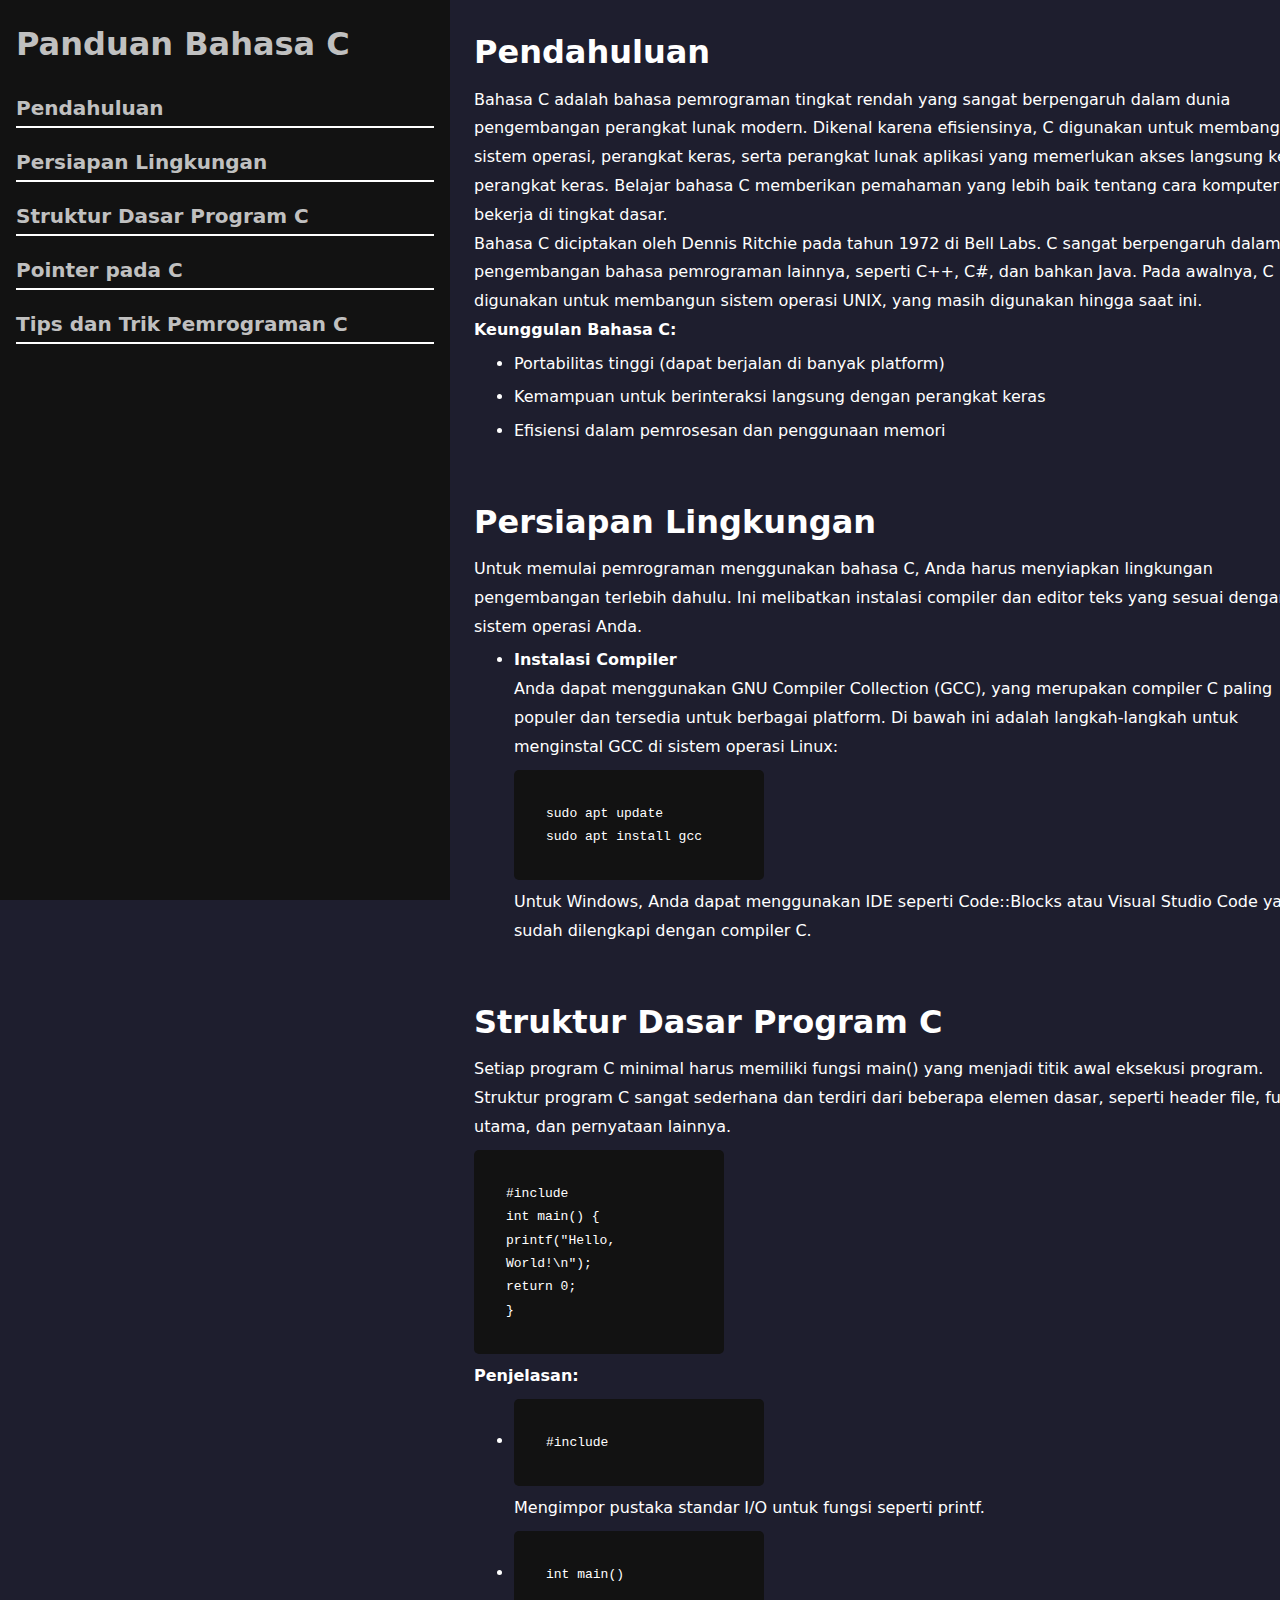
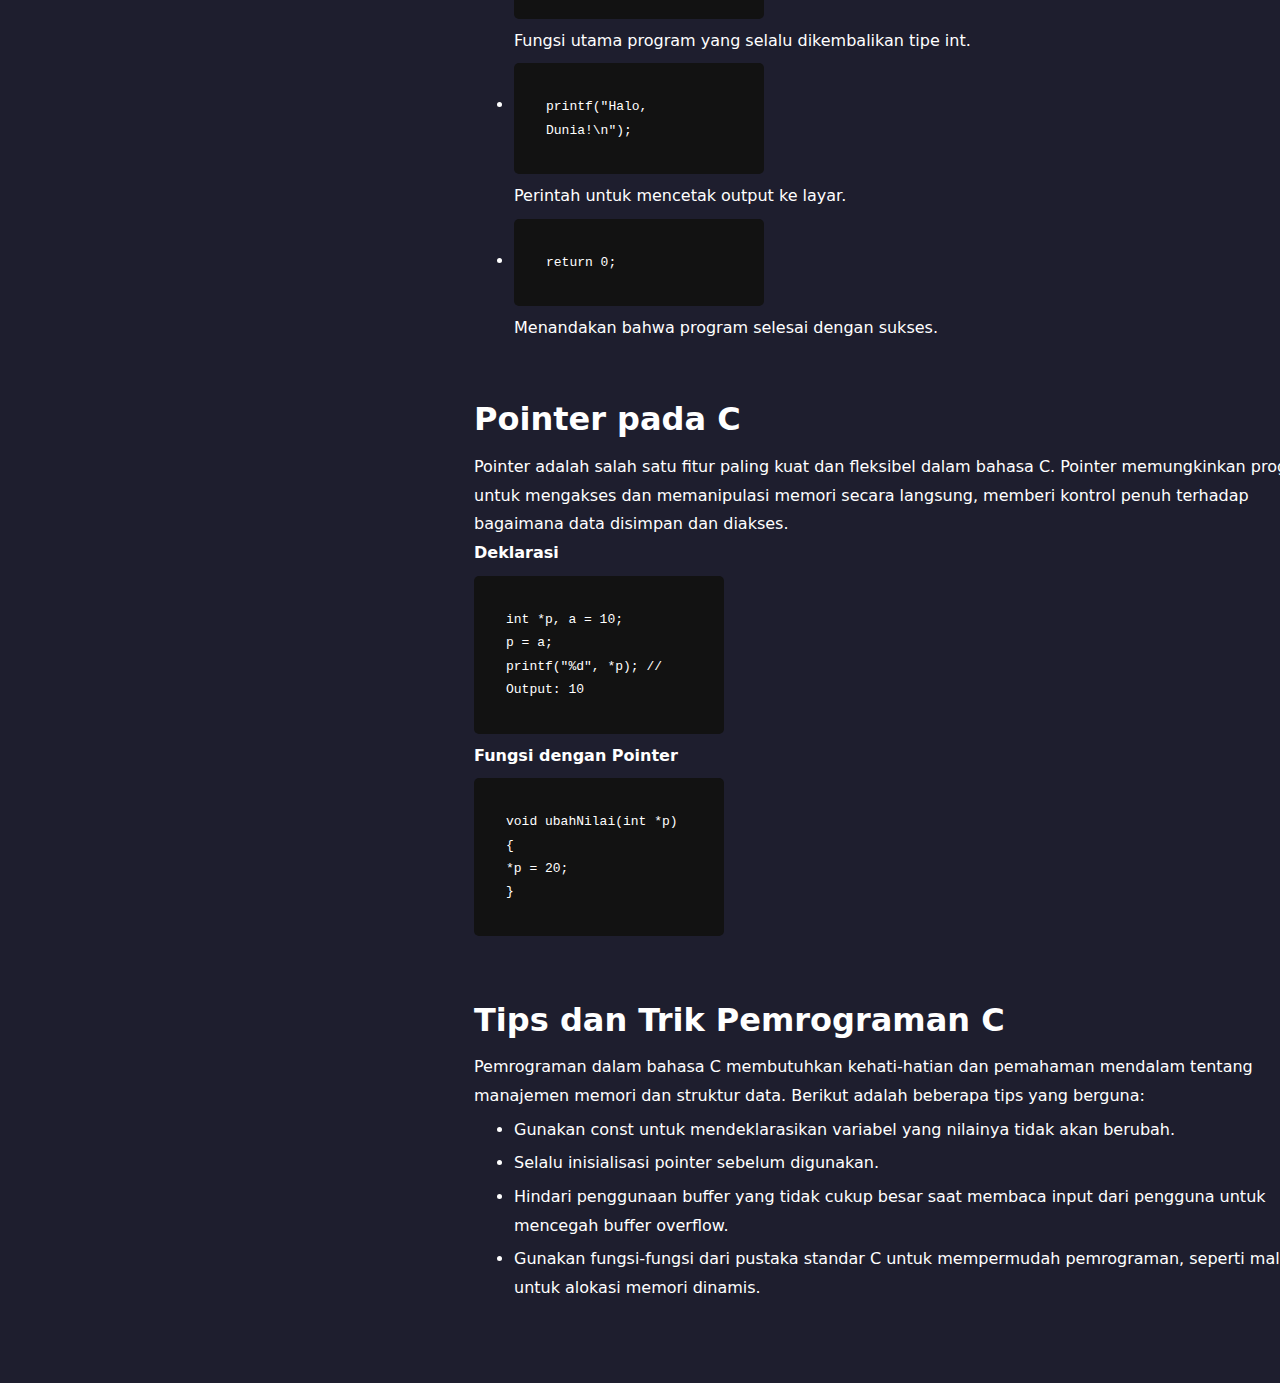
<file: index.html>
<!DOCTYPE html>
<html lang="en">
  <head>
    <meta charset="UTF-8" />
    <meta name="viewport" content="width=device-width, initial-scale=1.0" />
    <title>Panduan Dasar Pemrograman C</title>
    <link rel="stylesheet" href="styles.css" />
  </head>
  <body>
    <main id="main-doc">
      <nav id="navbar">
        <header>Panduan Bahasa C</header>
        <a class="nav-link" href="#pendahuluan">Pendahuluan</a>
        <a class="nav-link" href="#persiapan_lingkungan">Persiapan Lingkungan</a>
        <a class="nav-link" href="#struktur_dasar_program_c">Struktur Dasar Program C</a>
        <a class="nav-link" href="#pointer_pada_c">Pointer pada C</a>
        <a class="nav-link" href="#tips_dan_trik_pemrograman_c">Tips dan Trik Pemrograman C</a>
        
      </nav>
      <div>
        <section class="main-section" id="pendahuluan">
          <header>Pendahuluan</header>
          <article>
            <p>
              Bahasa C adalah bahasa pemrograman tingkat rendah yang sangat
              berpengaruh dalam dunia pengembangan perangkat lunak modern.
              Dikenal karena efisiensinya, C digunakan untuk membangun sistem
              operasi, perangkat keras, serta perangkat lunak aplikasi yang
              memerlukan akses langsung ke perangkat keras. Belajar bahasa C
              memberikan pemahaman yang lebih baik tentang cara komputer bekerja
              di tingkat dasar.
            </p>
            <p>
              Bahasa C diciptakan oleh Dennis Ritchie pada tahun 1972 di Bell
              Labs. C sangat berpengaruh dalam pengembangan bahasa pemrograman
              lainnya, seperti C++, C#, dan bahkan Java. Pada awalnya, C
              digunakan untuk membangun sistem operasi UNIX, yang masih
              digunakan hingga saat ini.
            </p>

            <p class="bold">Keunggulan Bahasa C:</p>
            <ul>
              <li>Portabilitas tinggi (dapat berjalan di banyak platform)</li>
              <li>
                Kemampuan untuk berinteraksi langsung dengan perangkat keras
              </li>
              <li>Efisiensi dalam pemrosesan dan penggunaan memori</li>
            </ul>
          </article>
        </section>

        <section class="main-section" id="persiapan_lingkungan">
          <header>Persiapan Lingkungan</header>
          <article>
            <p>
              Untuk memulai pemrograman menggunakan bahasa C, Anda harus
              menyiapkan lingkungan pengembangan terlebih dahulu. Ini melibatkan
              instalasi compiler dan editor teks yang sesuai dengan sistem
              operasi Anda.
            </p>

            <ul>
              <li class="bold">Instalasi Compiler</li>
              <p>
                Anda dapat menggunakan GNU Compiler Collection (GCC), yang
                merupakan compiler C paling populer dan tersedia untuk berbagai
                platform. Di bawah ini adalah langkah-langkah untuk menginstal
                GCC di sistem operasi Linux:
                <code>
                  sudo apt update<br />
                  sudo apt install gcc
                </code>
                Untuk Windows, Anda dapat menggunakan IDE seperti Code::Blocks
                atau Visual Studio Code yang sudah dilengkapi dengan compiler C.
              </p>
            </ul>
          </article>
        </section>

        <section class="main-section" id="struktur_dasar_program_c">
          <header>Struktur Dasar Program C</header>
          <article>
            <p>
              Setiap program C minimal harus memiliki fungsi main() yang menjadi
              titik awal eksekusi program. Struktur program C sangat sederhana
              dan terdiri dari beberapa elemen dasar, seperti header file,
              fungsi utama, dan pernyataan lainnya.
            </p>

            <code>
              #include <stdio.h><br> int main() {<br />
              printf("Hello, World!\n");<br />
              return 0;<br />
              }
            </code>

            <p class="bold">Penjelasan:</p>
            <ul>
              <li>
                <code>#include <stdio.h></code> Mengimpor pustaka standar I/O
                untuk fungsi seperti printf.
              </li>
              <li>
                <code>int main()</code> Fungsi utama program yang selalu
                dikembalikan tipe int.
              </li>
              <li>
                <code>printf("Halo, Dunia!\n");</code> Perintah untuk mencetak
                output ke layar.
              </li>
              <li>
                <code>return 0;</code> Menandakan bahwa program selesai dengan
                sukses.
              </li>
            </ul>
          </article>
        </section>

        <section class="main-section" id="pointer_pada_c">
          <header>Pointer pada C</header>
          <article>
            <p>
              Pointer adalah salah satu fitur paling kuat dan fleksibel dalam
              bahasa C. Pointer memungkinkan program untuk mengakses dan
              memanipulasi memori secara langsung, memberi kontrol penuh
              terhadap bagaimana data disimpan dan diakses.
            </p>

            <p class="bold">Deklarasi</p>
            <code>
              int *p, a = 10;<br />
              p = a;<br />
              printf("%d", *p); // Output: 10
            </code>

            <p class="bold">Fungsi dengan Pointer</p>
            <code>
              void ubahNilai(int *p) {<br />
              *p = 20;<br />
              }
            </code>
          </article>
        </section>

        <section class="main-section" id="tips_dan_trik_pemrograman_c">
          <header>Tips dan Trik Pemrograman C</header>
          <article>
            <p>
              Pemrograman dalam bahasa C membutuhkan kehati-hatian dan pemahaman
              mendalam tentang manajemen memori dan struktur data. Berikut
              adalah beberapa tips yang berguna:
            </p>
            <ul>
              <li>
                Gunakan <span>const</span> untuk mendeklarasikan variabel yang nilainya tidak
                akan berubah.
              </li>
              <li>Selalu inisialisasi pointer sebelum digunakan.</li>
              <li>
                Hindari penggunaan buffer yang tidak cukup besar saat membaca
                input dari pengguna untuk mencegah buffer overflow.
              </li>
              <li>
                Gunakan fungsi-fungsi dari pustaka standar C untuk mempermudah
                pemrograman, seperti malloc untuk alokasi memori dinamis.
              </li>
            </ul>
          </article>
        </section>
      </div>
    </main>
  </body>
</html>
</file>
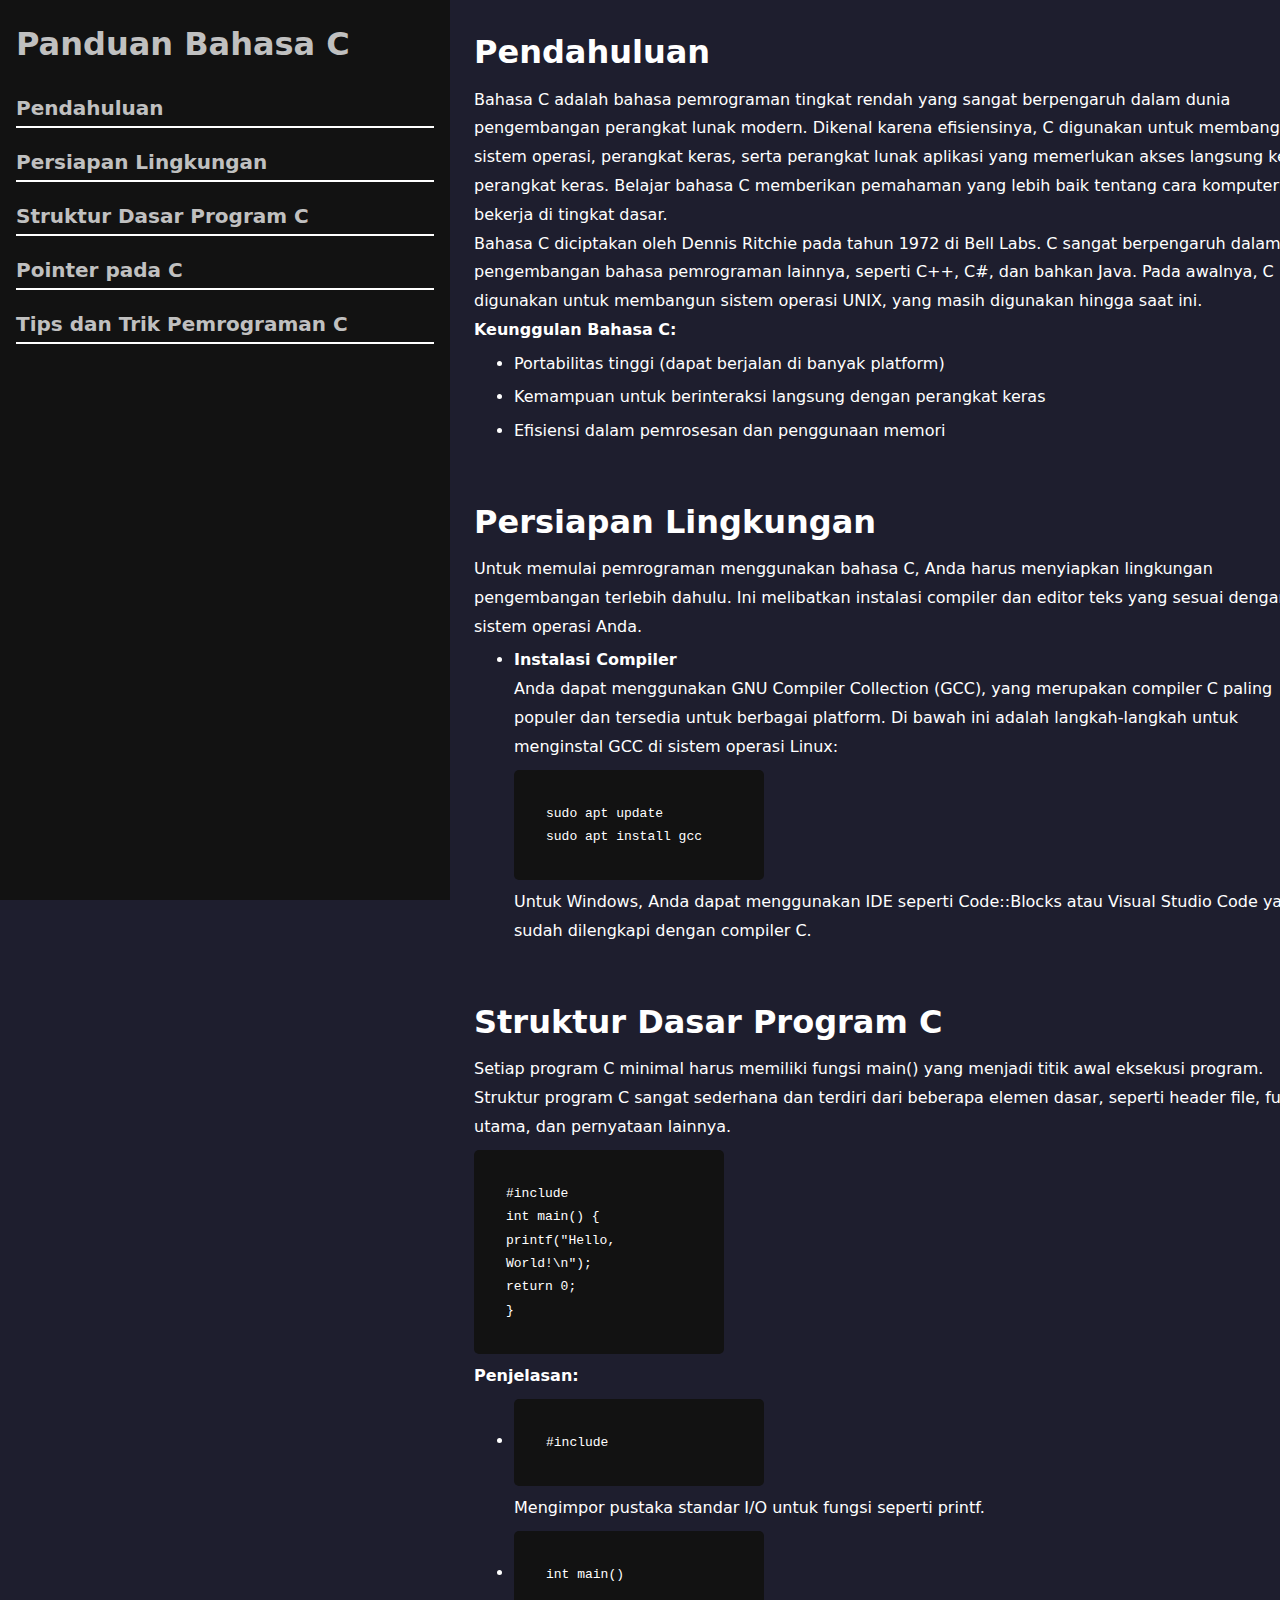
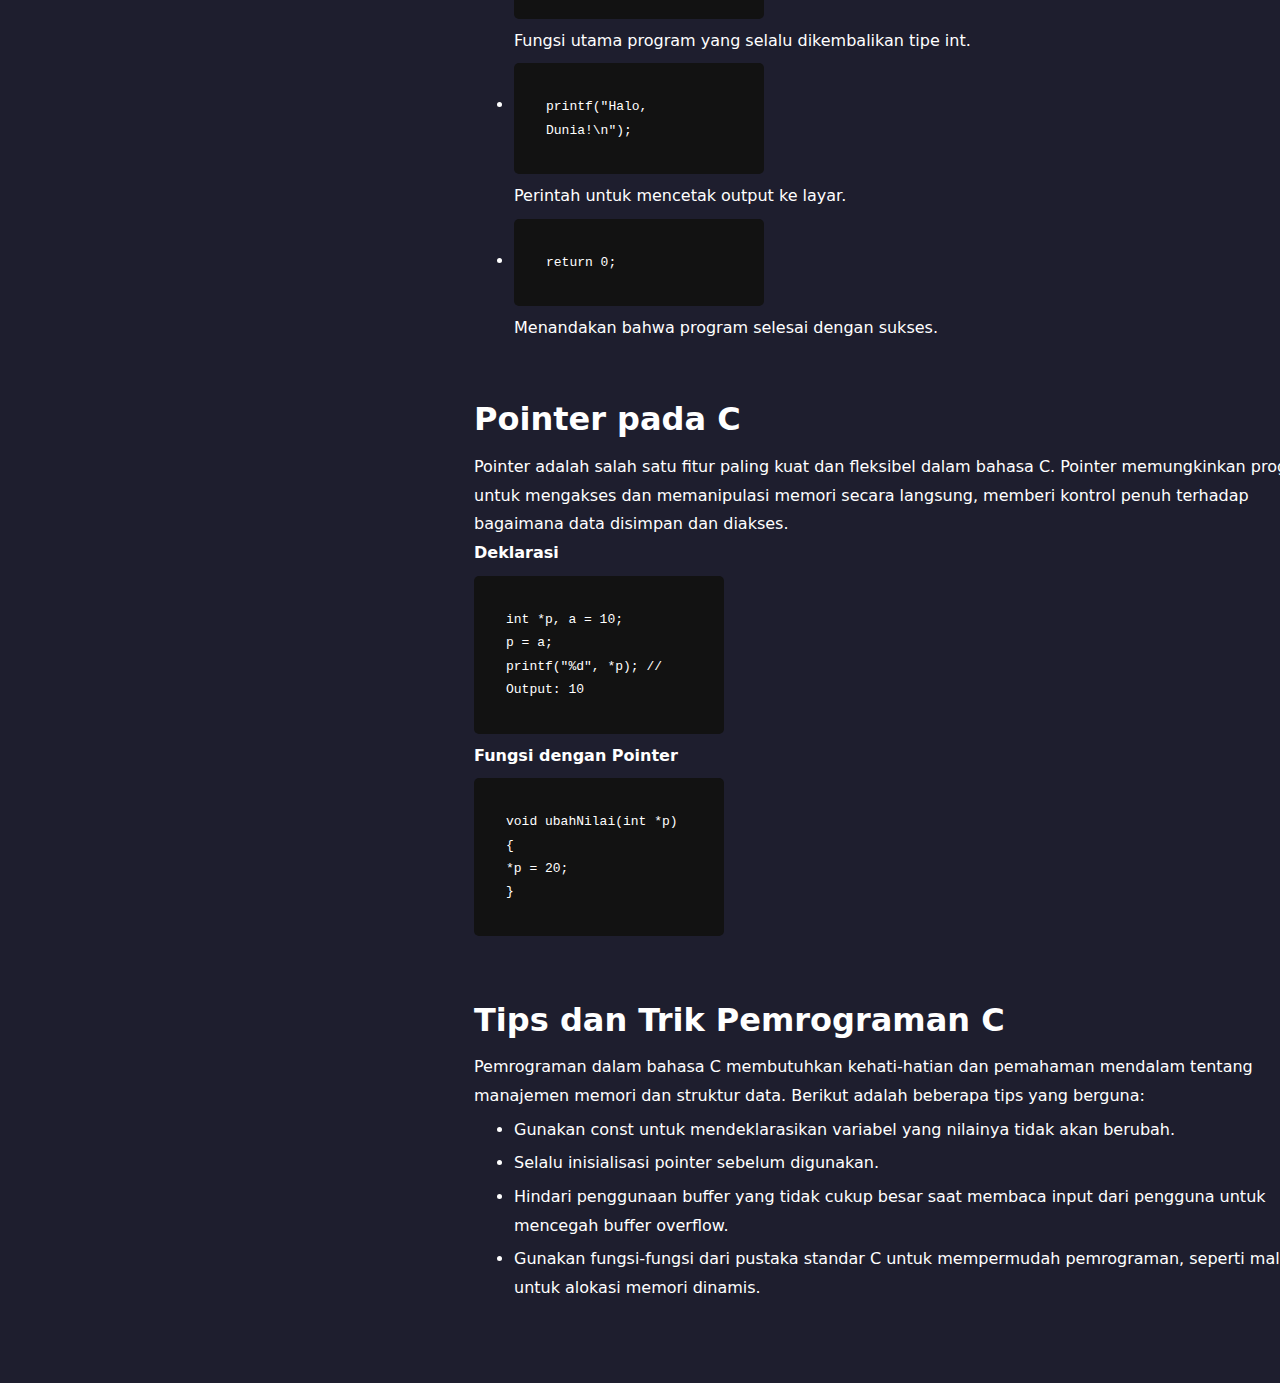
<file: techdocpage.html>
<!DOCTYPE html>
<html lang="en">
  <head>
    <meta charset="UTF-8" />
    <meta name="viewport" content="width=device-width, initial-scale=1.0" />
    <title>Panduan Dasar Pemrograman C</title>
    <link rel="stylesheet" href="techdocpage.css" />
  </head>
  <body>
    <main id="main-doc">
      <nav id="navbar">
        <header>Panduan Bahasa C</header>
        <a class="nav-link" href="#pendahuluan">Pendahuluan</a>
        <a class="nav-link" href="#persiapan_lingkungan">Persiapan Lingkungan</a>
        <a class="nav-link" href="#struktur_dasar_program_c">Struktur Dasar Program C</a>
        <a class="nav-link" href="#pointer_pada_c">Pointer pada C</a>
        <a class="nav-link" href="#tips_dan_trik_pemrograman_c">Tips dan Trik Pemrograman C</a>
        
      </nav>
      <div>
        <section class="main-section" id="pendahuluan">
          <header>Pendahuluan</header>
          <article>
            <p>
              Bahasa C adalah bahasa pemrograman tingkat rendah yang sangat
              berpengaruh dalam dunia pengembangan perangkat lunak modern.
              Dikenal karena efisiensinya, C digunakan untuk membangun sistem
              operasi, perangkat keras, serta perangkat lunak aplikasi yang
              memerlukan akses langsung ke perangkat keras. Belajar bahasa C
              memberikan pemahaman yang lebih baik tentang cara komputer bekerja
              di tingkat dasar.
            </p>
            <p>
              Bahasa C diciptakan oleh Dennis Ritchie pada tahun 1972 di Bell
              Labs. C sangat berpengaruh dalam pengembangan bahasa pemrograman
              lainnya, seperti C++, C#, dan bahkan Java. Pada awalnya, C
              digunakan untuk membangun sistem operasi UNIX, yang masih
              digunakan hingga saat ini.
            </p>

            <p class="bold">Keunggulan Bahasa C:</p>
            <ul>
              <li>Portabilitas tinggi (dapat berjalan di banyak platform)</li>
              <li>
                Kemampuan untuk berinteraksi langsung dengan perangkat keras
              </li>
              <li>Efisiensi dalam pemrosesan dan penggunaan memori</li>
            </ul>
          </article>
        </section>

        <section class="main-section" id="persiapan_lingkungan">
          <header>Persiapan Lingkungan</header>
          <article>
            <p>
              Untuk memulai pemrograman menggunakan bahasa C, Anda harus
              menyiapkan lingkungan pengembangan terlebih dahulu. Ini melibatkan
              instalasi compiler dan editor teks yang sesuai dengan sistem
              operasi Anda.
            </p>

            <ul>
              <li class="bold">Instalasi Compiler</li>
              <p>
                Anda dapat menggunakan GNU Compiler Collection (GCC), yang
                merupakan compiler C paling populer dan tersedia untuk berbagai
                platform. Di bawah ini adalah langkah-langkah untuk menginstal
                GCC di sistem operasi Linux:
                <code>
                  sudo apt update<br />
                  sudo apt install gcc
                </code>
                Untuk Windows, Anda dapat menggunakan IDE seperti Code::Blocks
                atau Visual Studio Code yang sudah dilengkapi dengan compiler C.
              </p>
            </ul>
          </article>
        </section>

        <section class="main-section" id="struktur_dasar_program_c">
          <header>Struktur Dasar Program C</header>
          <article>
            <p>
              Setiap program C minimal harus memiliki fungsi main() yang menjadi
              titik awal eksekusi program. Struktur program C sangat sederhana
              dan terdiri dari beberapa elemen dasar, seperti header file,
              fungsi utama, dan pernyataan lainnya.
            </p>

            <code>
              #include <stdio.h><br> int main() {<br />
              printf("Hello, World!\n");<br />
              return 0;<br />
              }
            </code>

            <p class="bold">Penjelasan:</p>
            <ul>
              <li>
                <code>#include <stdio.h></code> Mengimpor pustaka standar I/O
                untuk fungsi seperti printf.
              </li>
              <li>
                <code>int main()</code> Fungsi utama program yang selalu
                dikembalikan tipe int.
              </li>
              <li>
                <code>printf("Halo, Dunia!\n");</code> Perintah untuk mencetak
                output ke layar.
              </li>
              <li>
                <code>return 0;</code> Menandakan bahwa program selesai dengan
                sukses.
              </li>
            </ul>
          </article>
        </section>

        <section class="main-section" id="pointer_pada_c">
          <header>Pointer pada C</header>
          <article>
            <p>
              Pointer adalah salah satu fitur paling kuat dan fleksibel dalam
              bahasa C. Pointer memungkinkan program untuk mengakses dan
              memanipulasi memori secara langsung, memberi kontrol penuh
              terhadap bagaimana data disimpan dan diakses.
            </p>

            <p class="bold">Deklarasi</p>
            <code>
              int *p, a = 10;<br />
              p = a;<br />
              printf("%d", *p); // Output: 10
            </code>

            <p class="bold">Fungsi dengan Pointer</p>
            <code>
              void ubahNilai(int *p) {<br />
              *p = 20;<br />
              }
            </code>
          </article>
        </section>

        <section class="main-section" id="tips_dan_trik_pemrograman_c">
          <header>Tips dan Trik Pemrograman C</header>
          <article>
            <p>
              Pemrograman dalam bahasa C membutuhkan kehati-hatian dan pemahaman
              mendalam tentang manajemen memori dan struktur data. Berikut
              adalah beberapa tips yang berguna:
            </p>
            <ul>
              <li>
                Gunakan <span>const</span> untuk mendeklarasikan variabel yang nilainya tidak
                akan berubah.
              </li>
              <li>Selalu inisialisasi pointer sebelum digunakan.</li>
              <li>
                Hindari penggunaan buffer yang tidak cukup besar saat membaca
                input dari pengguna untuk mencegah buffer overflow.
              </li>
              <li>
                Gunakan fungsi-fungsi dari pustaka standar C untuk mempermudah
                pemrograman, seperti malloc untuk alokasi memori dinamis.
              </li>
            </ul>
          </article>
        </section>
      </div>
    </main>
  </body>
</html>
</file>
<file: styles.css>
*{
    box-sizing: border-box;
    margin: 0;
}

html{
    font-family: system-ui, -apple-system, BlinkMacSystemFont, 'Segoe UI', Roboto, Oxygen, Ubuntu, Cantarell, 'Open Sans', 'Helvetica Neue', sans-serif;
    line-height: 1.8;
    background-color: #1E1E2E;
    color: #ffffff;
}

main{
    display: flex;
    align-items: start;
}

nav{
    position: sticky;
    min-width: 50dvh;
    height: 100dvh;
    background-color: #121212;
    color: #C0C0C0;
    padding: 1rem;
    top: 0;
}

nav a{
    text-decoration: none;
    color: #C0C0C0;
}

nav a:hover{
    color: #6A8DFF;
}

section{
    min-width: 100dvh;
    padding: 1.5rem;
}

section:last-of-type{
    padding-bottom: 5rem;
}

header{
    font-weight: bold;
    font-size: 2rem;
    margin-bottom: 0.25rem;
}

.nav-link{
    display: block;
    font-weight: bold;
    font-size: 1.25rem;
    margin-top: 1rem;
    border-bottom: #ffffff solid 2.75px;
}

ul li{
    margin-top: 0.30rem;
}

.bold{
    font-weight: bold;
}

code{
    display: block;
    background-color: #121212;
    width: 250px;
    height: auto;
    padding: 2rem;
    margin: 0.5rem 0 0.5rem 0;
    border-radius: 5px;
}

@media (max-width: 600px) {
    html {
        font-size: 1.2rem; 
    }
    nav {
        width: 30%; 
        height: 100vh; 
    }
    section {
        width: 70%; 
        margin-left: 30%;
        padding: 10px;
    }
}
</file>
<file: techdocpage.css>
*{
    box-sizing: border-box;
    margin: 0;
}

html{
    font-family: system-ui, -apple-system, BlinkMacSystemFont, 'Segoe UI', Roboto, Oxygen, Ubuntu, Cantarell, 'Open Sans', 'Helvetica Neue', sans-serif;
    line-height: 1.8;
    background-color: #1E1E2E;
    color: #ffffff;
}

main{
    display: flex;
    align-items: start;
}

nav{
    position: sticky;
    min-width: 50dvh;
    height: 100dvh;
    background-color: #121212;
    color: #C0C0C0;
    padding: 1rem;
    top: 0;
}

nav a{
    text-decoration: none;
    color: #C0C0C0;
}

nav a:hover{
    color: #6A8DFF;
}

section{
    min-width: 100dvh;
    padding: 1.5rem;
}

section:last-of-type{
    padding-bottom: 5rem;
}

header{
    font-weight: bold;
    font-size: 2rem;
    margin-bottom: 0.25rem;
}

.nav-link{
    display: block;
    font-weight: bold;
    font-size: 1.25rem;
    margin-top: 1rem;
    border-bottom: #ffffff solid 2.75px;
}

ul li{
    margin-top: 0.30rem;
}

.bold{
    font-weight: bold;
}

code{
    display: block;
    background-color: #121212;
    width: 250px;
    height: auto;
    padding: 2rem;
    margin: 0.5rem 0 0.5rem 0;
    border-radius: 5px;
}

@media (max-width: 600px) {
    html {
        font-size: 1.2rem; 
    }
    nav {
        width: 30%; 
        height: 100vh; 
    }
    section {
        width: 70%; 
        margin-left: 30%;
        padding: 10px;
    }
}
</file>
